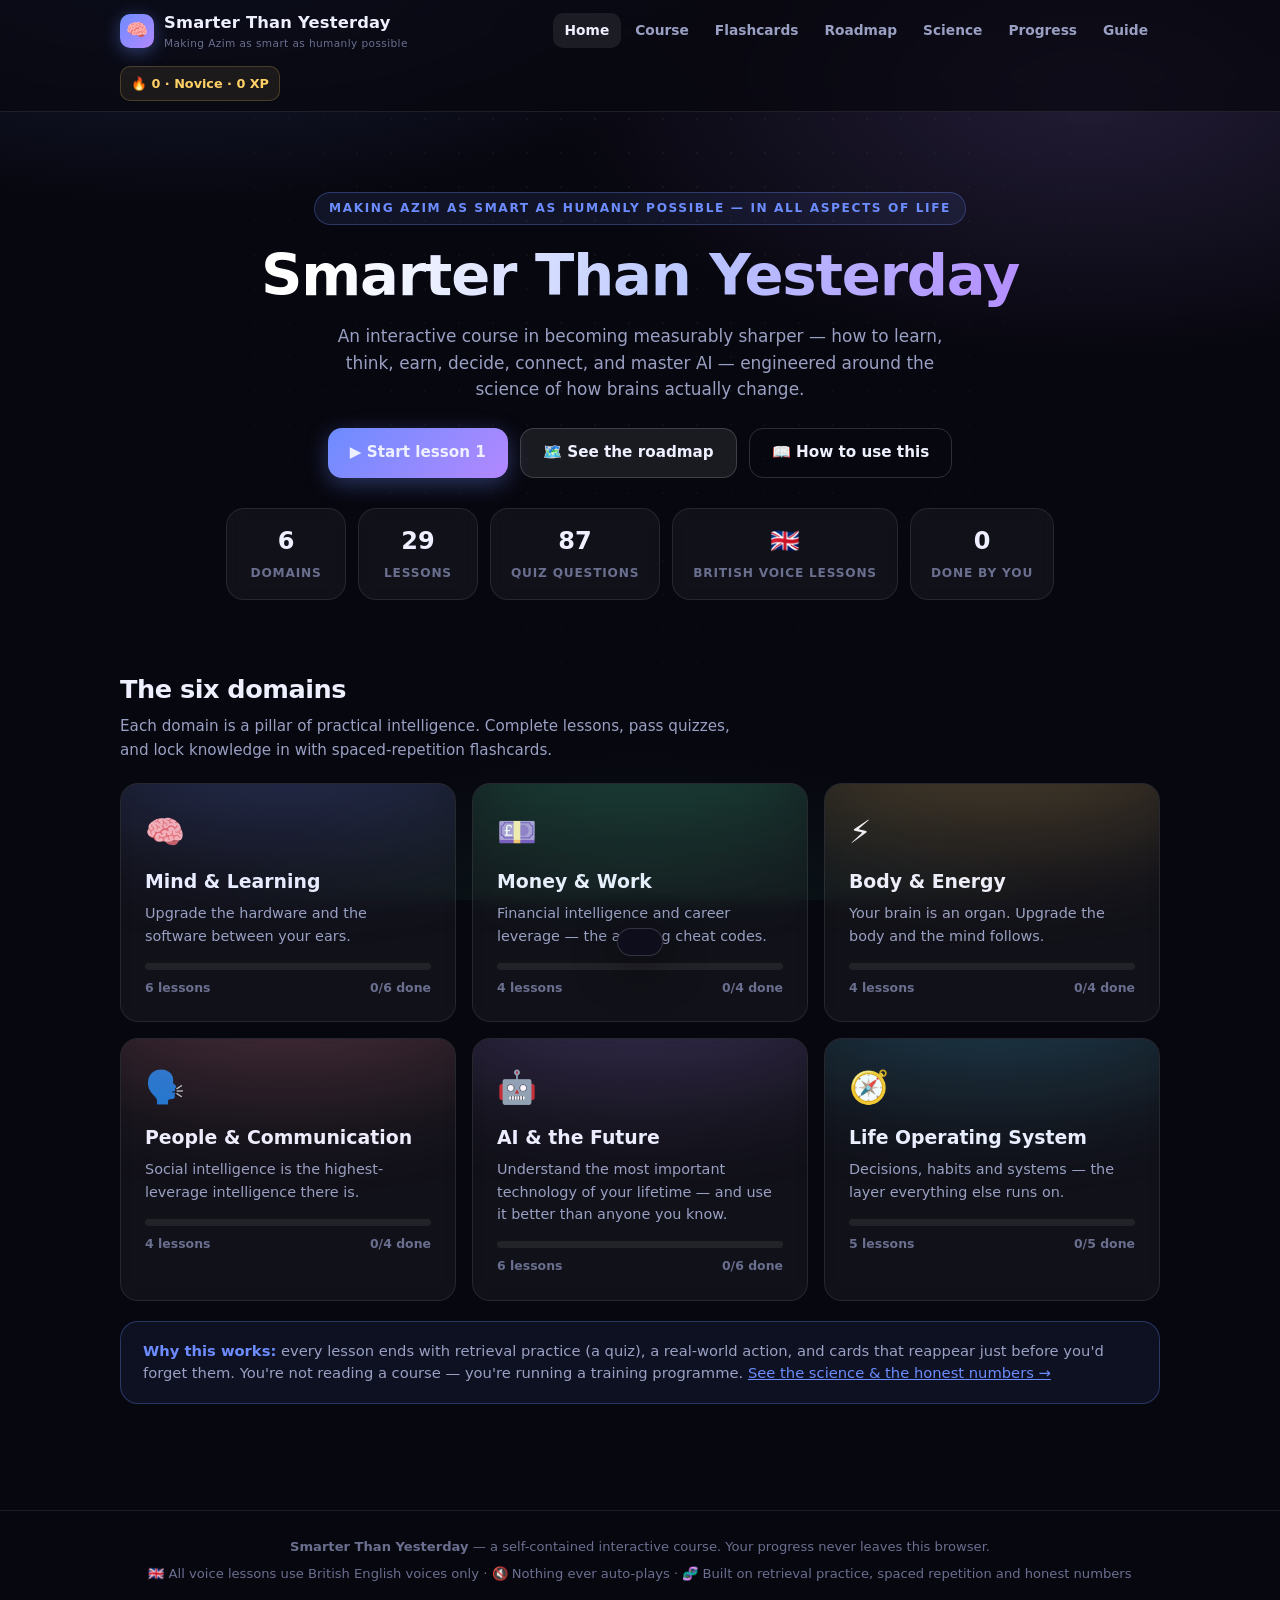
<file: index.html>
<!DOCTYPE html>
<html lang="en-GB">
<head>
<meta charset="UTF-8">
<meta name="viewport" content="width=device-width, initial-scale=1.0">
<title>Smarter Than Yesterday — Making Azim as smart as humanly possible</title>
<meta name="description" content="An interactive course in becoming measurably smarter in all aspects of life — learning science, money, energy, people, AI and life systems. With British-accented voice lessons, quizzes and spaced-repetition flashcards.">
<link rel="icon" href="data:image/svg+xml,<svg xmlns='http://www.w3.org/2000/svg' viewBox='0 0 100 100'><text y='.9em' font-size='90'>🧠</text></svg>">
<link rel="stylesheet" href="css/styles.css">
</head>
<body>
<div class="aurora"></div>

<nav class="top">
  <div class="wrap">
    <div class="brand" onclick="location.hash='#/'">
      <div class="logo">🧠</div>
      <div>
        Smarter Than Yesterday
        <small>Making Azim as smart as humanly possible</small>
      </div>
    </div>
    <div class="nav-links">
      <a href="#/">Home</a>
      <a href="#/domains">Course</a>
      <a href="#/flashcards">Flashcards</a>
      <a href="#/roadmap">Roadmap</a>
      <a href="#/science">Science</a>
      <a href="#/progress">Progress</a>
      <a href="#/guide">Guide</a>
    </div>
    <span class="nav-stat" id="nav-stat" title="Streak · Level · XP">🔥 0 · Novice · 0 XP</span>
  </div>
</nav>

<main>
  <div class="wrap" id="view"><!-- rendered by app.js --></div>
</main>

<footer>
  <div class="wrap">
    <p><b>Smarter Than Yesterday</b> — a self-contained interactive course. Your progress never leaves this browser.</p>
    <p style="margin-top:6px">🇬🇧 All voice lessons use British English voices only · 🔇 Nothing ever auto-plays · 🧬 Built on retrieval practice, spaced repetition and honest numbers</p>
  </div>
</footer>

<div id="toast" role="status" aria-live="polite"></div>

<script src="js/data.js"></script>
<script src="js/app.js"></script>
</body>
</html>
</file>
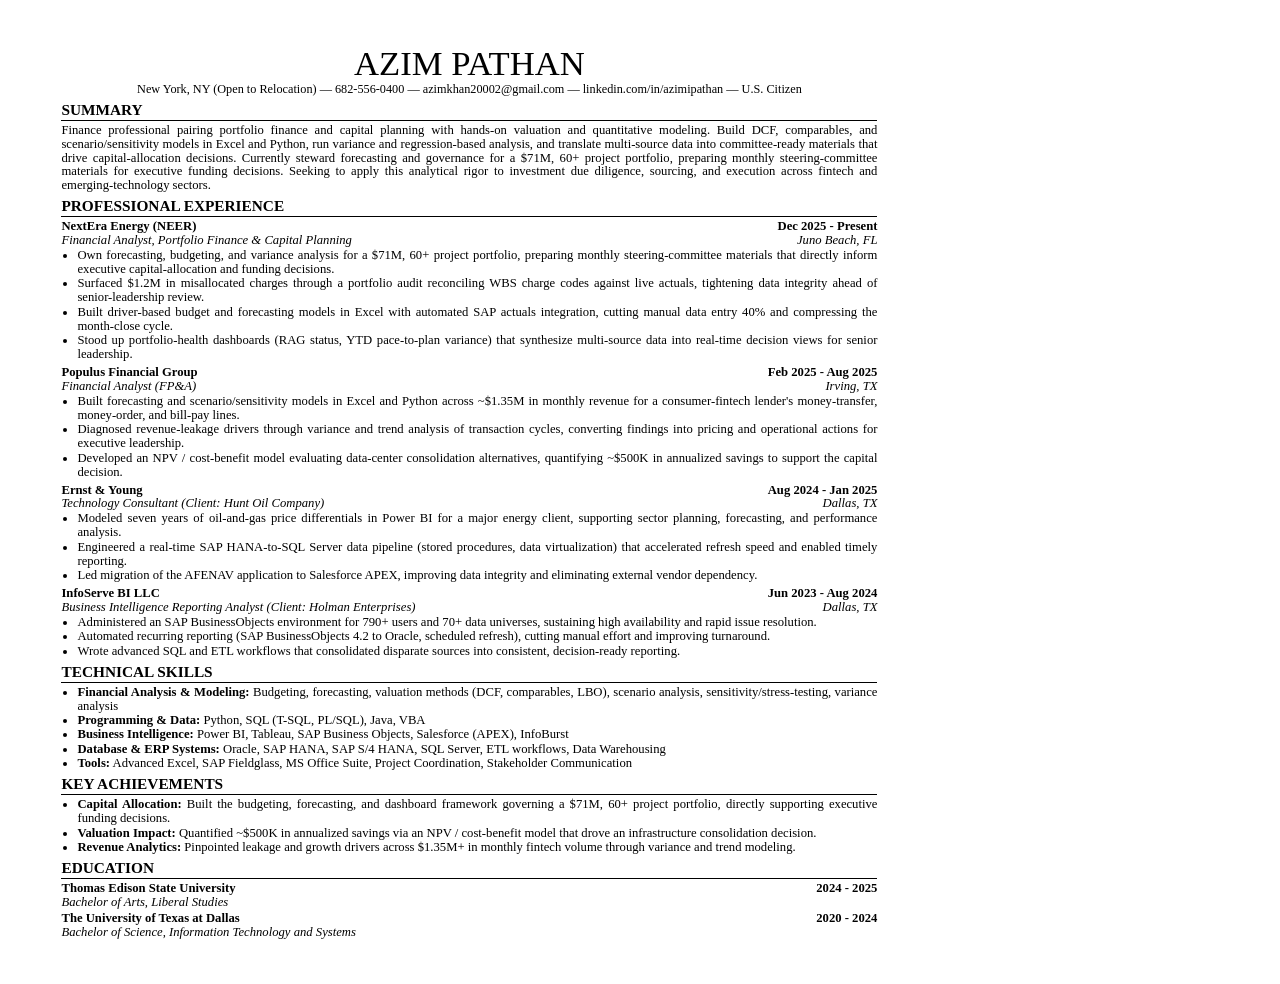
<file: Azim_Pathan_Resume_BlackRock_Associate.html>
<!DOCTYPE html>
<html lang="en">
<head>
<meta charset="UTF-8">
<title>Azim Pathan — Resume</title>
<style>
  @page { size: letter; margin: 0.46in 0.64in; }
  * { box-sizing: border-box; }
  body {
    font-family: "Times New Roman", Times, serif;
    color: #000;
    font-size: 9.5pt;
    line-height: 1.1;
    margin: 0.46in 0.64in;
    max-width: 8.5in;
  }
  h1 {
    font-size: 26pt;
    font-weight: normal;
    margin: 0 0 1px 0;
    text-align: center;
  }
  .contact {
    text-align: center;
    font-size: 9.2pt;
    margin-bottom: 3px;
  }
  h2 {
    font-size: 11.5pt;
    font-weight: bold;
    text-transform: uppercase;
    border-bottom: 1px solid #000;
    padding-bottom: 1px;
    margin: 5px 0 3px 0;
  }
  .summary { margin: 0; text-align: justify; }
  .job { margin-bottom: 4px; }
  .job-head, .edu-line {
    display: flex;
    justify-content: space-between;
    align-items: baseline;
  }
  .job-title, .edu-line b { font-weight: bold; }
  .job-date { font-weight: bold; white-space: nowrap; }
  .job-sub {
    display: flex;
    justify-content: space-between;
    font-style: italic;
  }
  ul { margin: 1px 0 0 0; padding-left: 16px; }
  li { margin-bottom: 0.5px; text-align: justify; }
  .edu-line { margin-top: 2px; }
  .edu-deg { font-style: italic; }
</style>
</head>
<body>

  <h1>AZIM PATHAN</h1>
  <div class="contact">
    New York, NY (Open to Relocation) — 682-556-0400 — azimkhan20002@gmail.com — linkedin.com/in/azimipathan — U.S. Citizen
  </div>

  <h2>Summary</h2>
  <p class="summary">
    Finance professional pairing portfolio finance and capital planning with hands-on valuation and quantitative
    modeling. Build DCF, comparables, and scenario/sensitivity models in Excel and Python, run variance and
    regression-based analysis, and translate multi-source data into committee-ready materials that drive
    capital-allocation decisions. Currently steward forecasting and governance for a $71M, 60+ project portfolio,
    preparing monthly steering-committee materials for executive funding decisions. Seeking to apply this analytical
    rigor to investment due diligence, sourcing, and execution across fintech and emerging-technology sectors.
  </p>

  <h2>Professional Experience</h2>

  <div class="job">
    <div class="job-head"><span class="job-title">NextEra Energy (NEER)</span><span class="job-date">Dec 2025 - Present</span></div>
    <div class="job-sub"><span>Financial Analyst, Portfolio Finance &amp; Capital Planning</span><span>Juno Beach, FL</span></div>
    <ul>
      <li>Own forecasting, budgeting, and variance analysis for a $71M, 60+ project portfolio, preparing monthly steering-committee materials that directly inform executive capital-allocation and funding decisions.</li>
      <li>Surfaced $1.2M in misallocated charges through a portfolio audit reconciling WBS charge codes against live actuals, tightening data integrity ahead of senior-leadership review.</li>
      <li>Built driver-based budget and forecasting models in Excel with automated SAP actuals integration, cutting manual data entry 40% and compressing the month-close cycle.</li>
      <li>Stood up portfolio-health dashboards (RAG status, YTD pace-to-plan variance) that synthesize multi-source data into real-time decision views for senior leadership.</li>
    </ul>
  </div>

  <div class="job">
    <div class="job-head"><span class="job-title">Populus Financial Group</span><span class="job-date">Feb 2025 - Aug 2025</span></div>
    <div class="job-sub"><span>Financial Analyst (FP&amp;A)</span><span>Irving, TX</span></div>
    <ul>
      <li>Built forecasting and scenario/sensitivity models in Excel and Python across ~$1.35M in monthly revenue for a consumer-fintech lender's money-transfer, money-order, and bill-pay lines.</li>
      <li>Diagnosed revenue-leakage drivers through variance and trend analysis of transaction cycles, converting findings into pricing and operational actions for executive leadership.</li>
      <li>Developed an NPV / cost-benefit model evaluating data-center consolidation alternatives, quantifying ~$500K in annualized savings to support the capital decision.</li>
    </ul>
  </div>

  <div class="job">
    <div class="job-head"><span class="job-title">Ernst &amp; Young</span><span class="job-date">Aug 2024 - Jan 2025</span></div>
    <div class="job-sub"><span>Technology Consultant (Client: Hunt Oil Company)</span><span>Dallas, TX</span></div>
    <ul>
      <li>Modeled seven years of oil-and-gas price differentials in Power BI for a major energy client, supporting sector planning, forecasting, and performance analysis.</li>
      <li>Engineered a real-time SAP HANA-to-SQL Server data pipeline (stored procedures, data virtualization) that accelerated refresh speed and enabled timely reporting.</li>
      <li>Led migration of the AFENAV application to Salesforce APEX, improving data integrity and eliminating external vendor dependency.</li>
    </ul>
  </div>

  <div class="job">
    <div class="job-head"><span class="job-title">InfoServe BI LLC</span><span class="job-date">Jun 2023 - Aug 2024</span></div>
    <div class="job-sub"><span>Business Intelligence Reporting Analyst (Client: Holman Enterprises)</span><span>Dallas, TX</span></div>
    <ul>
      <li>Administered an SAP BusinessObjects environment for 790+ users and 70+ data universes, sustaining high availability and rapid issue resolution.</li>
      <li>Automated recurring reporting (SAP BusinessObjects 4.2 to Oracle, scheduled refresh), cutting manual effort and improving turnaround.</li>
      <li>Wrote advanced SQL and ETL workflows that consolidated disparate sources into consistent, decision-ready reporting.</li>
    </ul>
  </div>

  <h2>Technical Skills</h2>
  <ul>
    <li><b>Financial Analysis &amp; Modeling:</b> Budgeting, forecasting, valuation methods (DCF, comparables, LBO), scenario analysis, sensitivity/stress-testing, variance analysis</li>
    <li><b>Programming &amp; Data:</b> Python, SQL (T-SQL, PL/SQL), Java, VBA</li>
    <li><b>Business Intelligence:</b> Power BI, Tableau, SAP Business Objects, Salesforce (APEX), InfoBurst</li>
    <li><b>Database &amp; ERP Systems:</b> Oracle, SAP HANA, SAP S/4 HANA, SQL Server, ETL workflows, Data Warehousing</li>
    <li><b>Tools:</b> Advanced Excel, SAP Fieldglass, MS Office Suite, Project Coordination, Stakeholder Communication</li>
  </ul>

  <h2>Key Achievements</h2>
  <ul>
    <li><b>Capital Allocation:</b> Built the budgeting, forecasting, and dashboard framework governing a $71M, 60+ project portfolio, directly supporting executive funding decisions.</li>
    <li><b>Valuation Impact:</b> Quantified ~$500K in annualized savings via an NPV / cost-benefit model that drove an infrastructure consolidation decision.</li>
    <li><b>Revenue Analytics:</b> Pinpointed leakage and growth drivers across $1.35M+ in monthly fintech volume through variance and trend modeling.</li>
  </ul>

  <h2>Education</h2>
  <div class="edu-line"><span><b>Thomas Edison State University</b></span><span><b>2024 - 2025</b></span></div>
  <div class="edu-deg">Bachelor of Arts, Liberal Studies</div>
  <div class="edu-line"><span><b>The University of Texas at Dallas</b></span><span><b>2020 - 2024</b></span></div>
  <div class="edu-deg">Bachelor of Science, Information Technology and Systems</div>

</body>
</html>
</file>
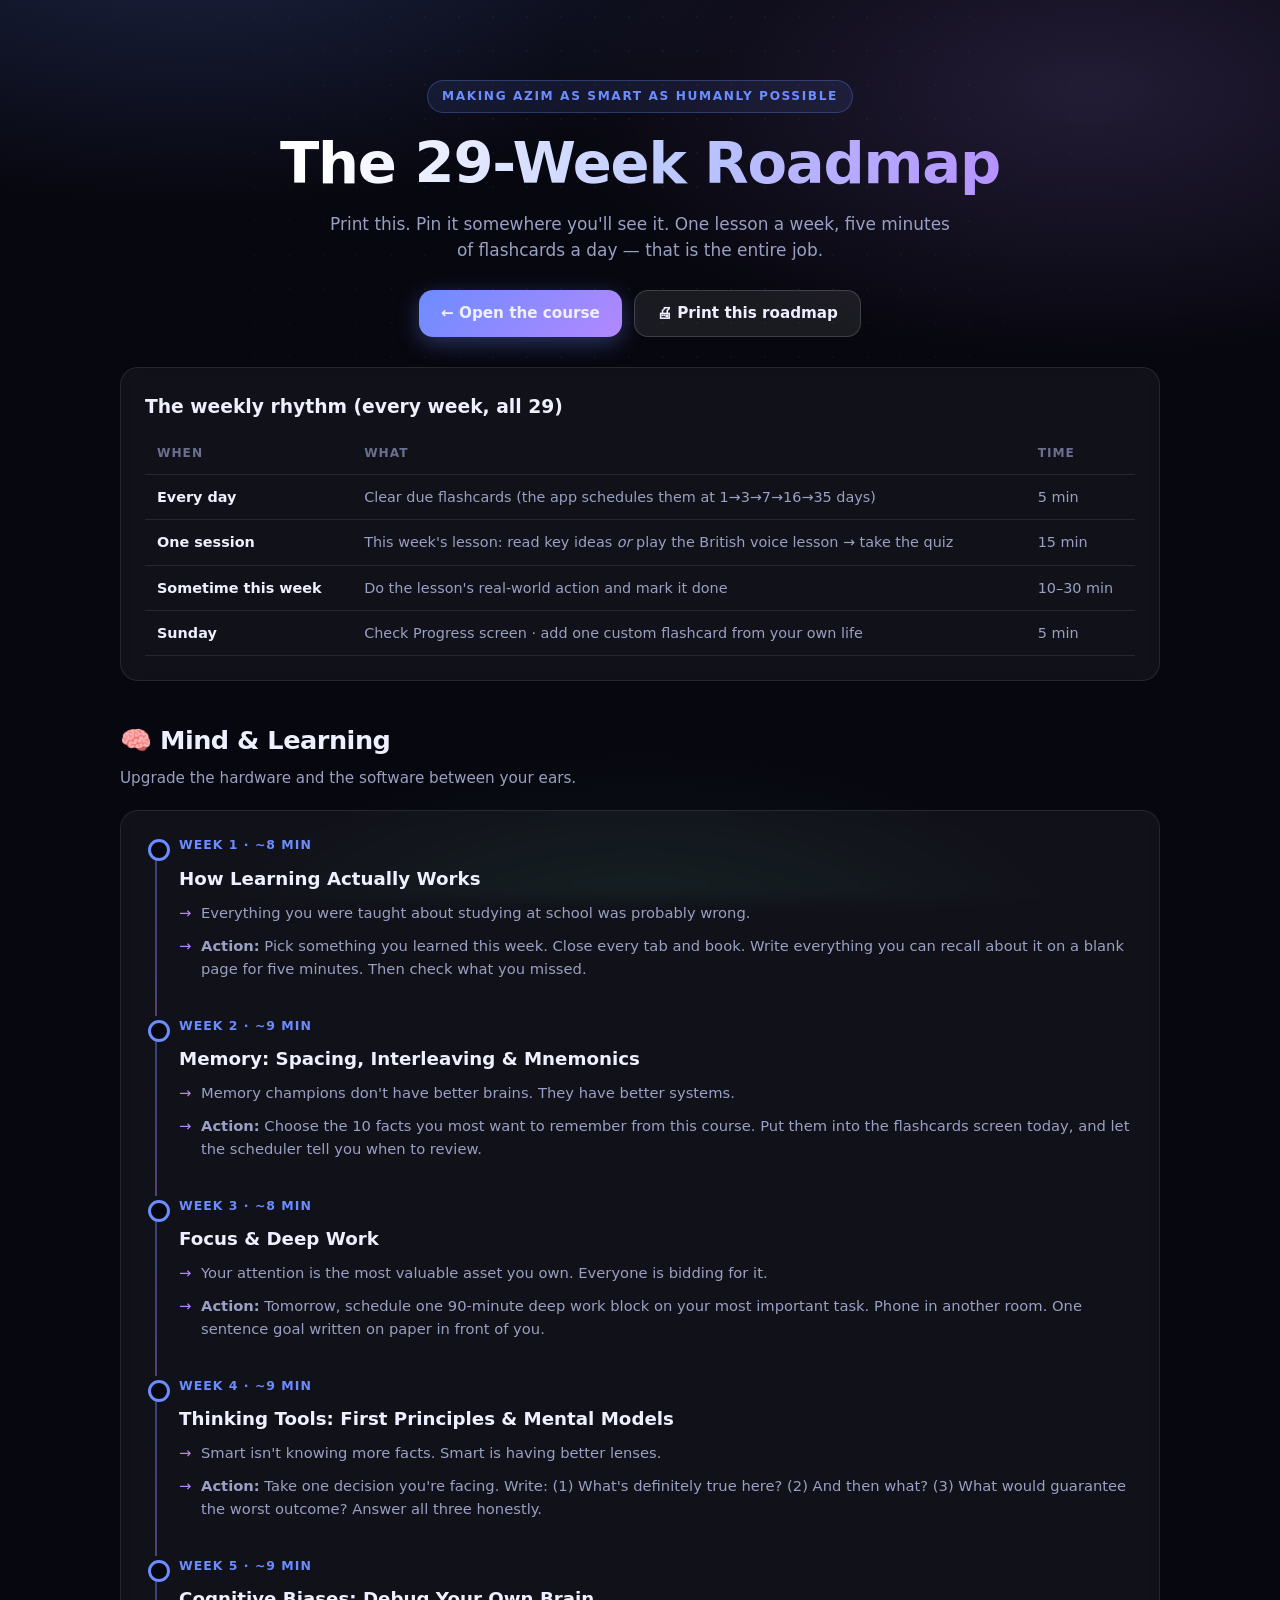
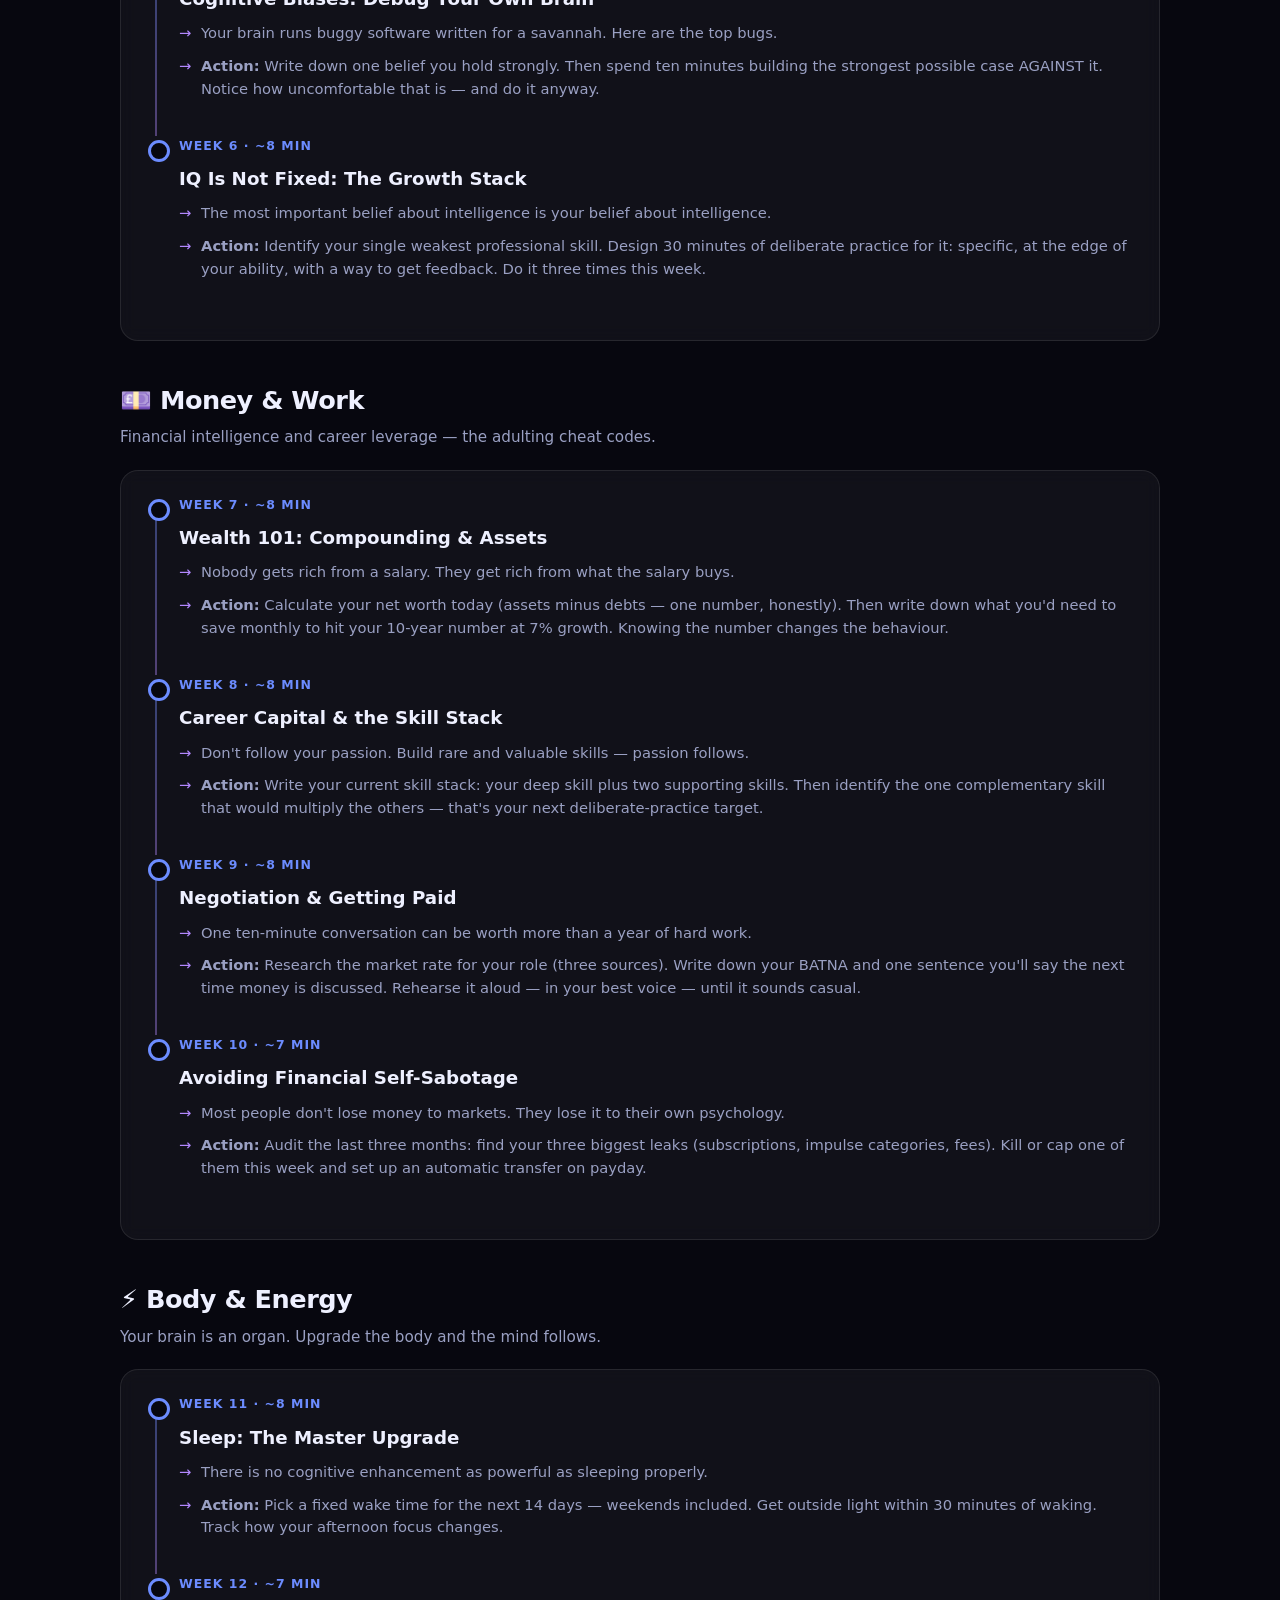
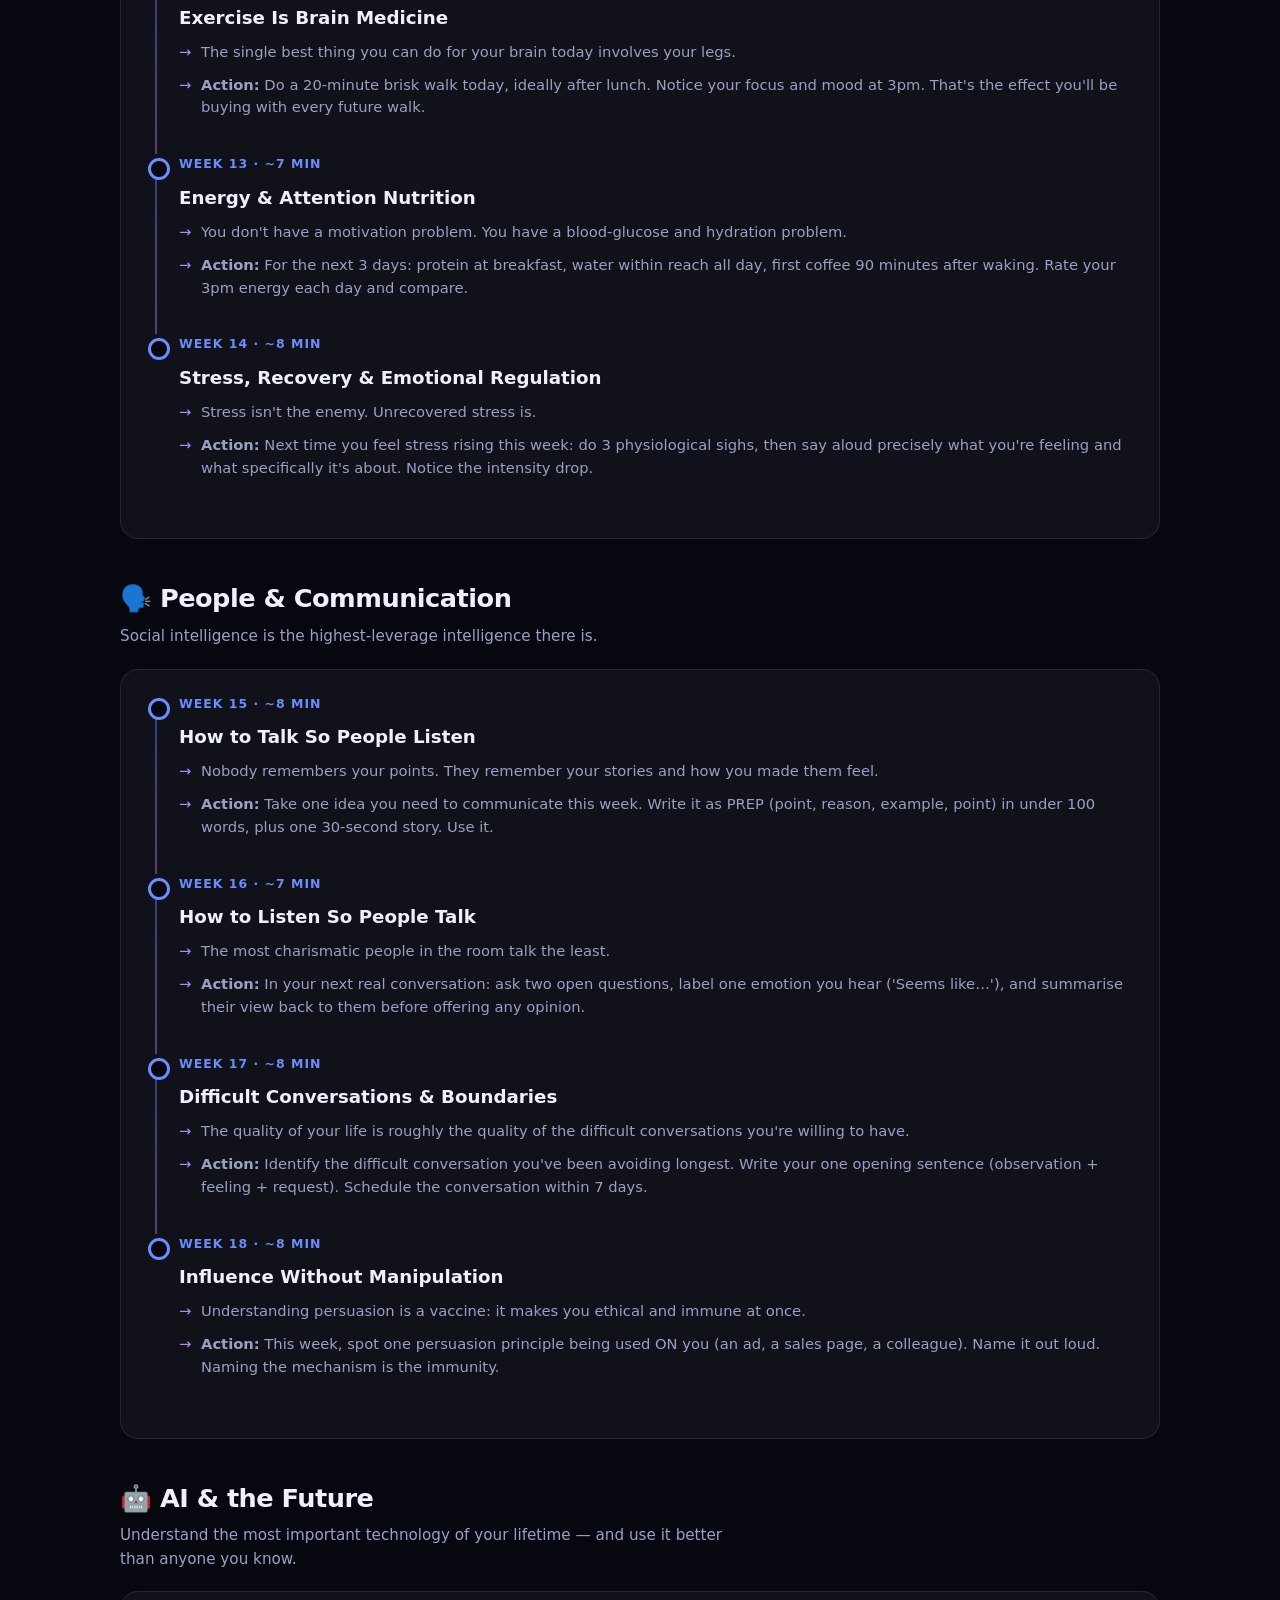
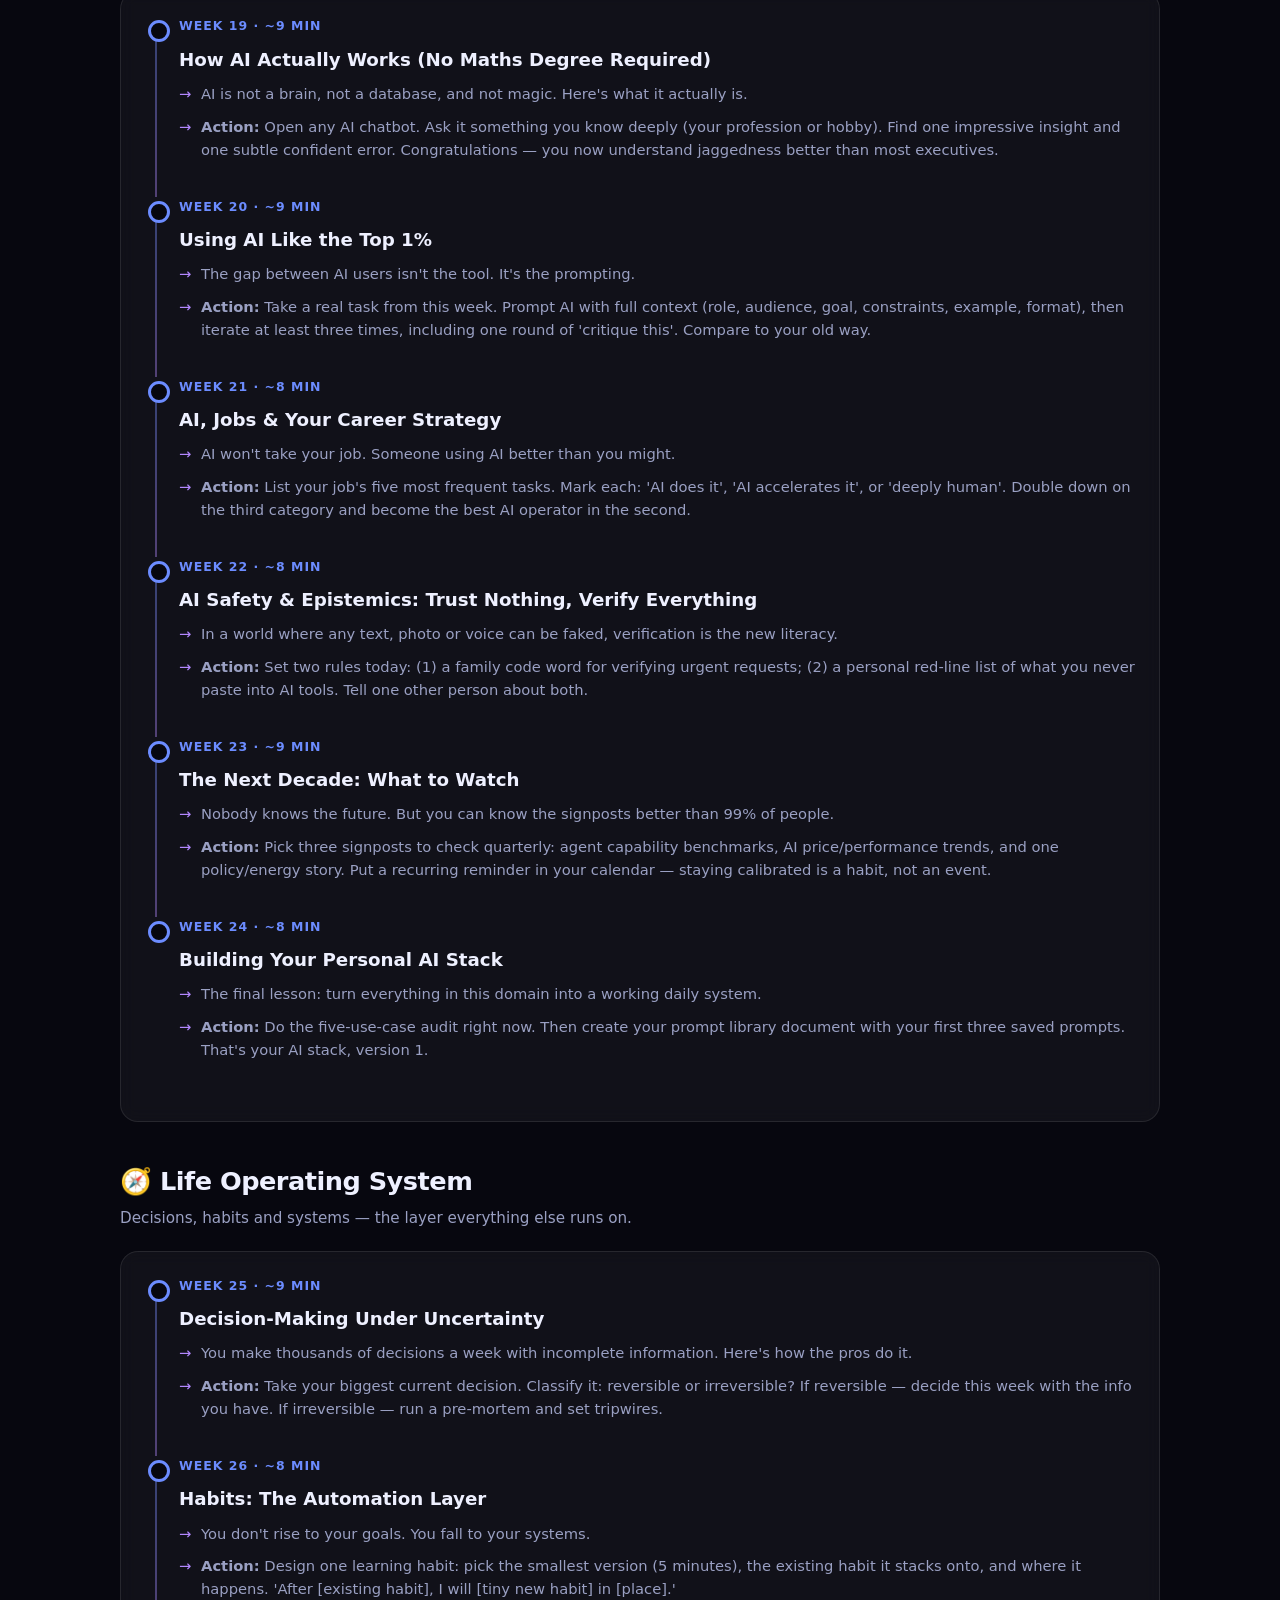
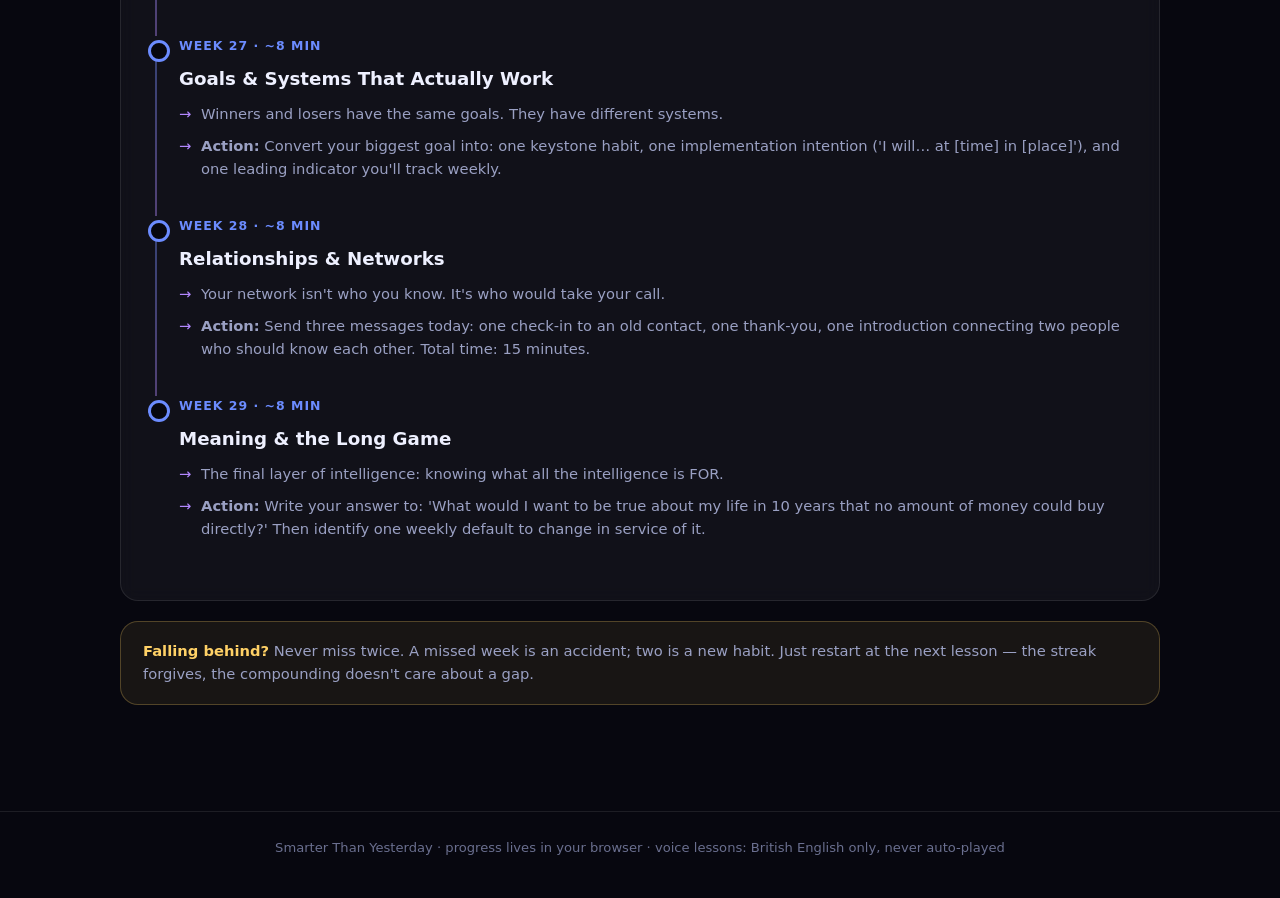
<file: roadmap.html>
<!DOCTYPE html>
<html lang="en-GB">
<head>
<meta charset="UTF-8">
<meta name="viewport" content="width=device-width, initial-scale=1.0">
<title>29-Week Roadmap — Smarter Than Yesterday</title>
<link rel="icon" href="data:image/svg+xml,<svg xmlns='http://www.w3.org/2000/svg' viewBox='0 0 100 100'><text y='.9em' font-size='90'>🗺️</text></svg>">
<link rel="stylesheet" href="css/styles.css">
</head>
<body>
<div class="aurora"></div>
<main>
  <div class="wrap" id="view">
    <section class="hero">
      <span class="eyebrow">Making Azim as smart as humanly possible</span>
      <h1>The 29-Week Roadmap</h1>
      <p class="lead">Print this. Pin it somewhere you'll see it. One lesson a week, five minutes of flashcards a day — that is the entire job.</p>
      <div class="btn-row" style="justify-content:center">
        <a class="btn primary" href="index.html">← Open the course</a>
        <button class="btn" onclick="window.print()">🖨 Print this roadmap</button>
      </div>
    </section>

    <div class="card mb">
      <h3 style="margin-bottom:12px">The weekly rhythm (every week, all 29)</h3>
      <table class="clean">
        <tr><th>When</th><th>What</th><th>Time</th></tr>
        <tr><td>Every day</td><td>Clear due flashcards (the app schedules them at 1→3→7→16→35 days)</td><td>5 min</td></tr>
        <tr><td>One session</td><td>This week's lesson: read key ideas <i>or</i> play the British voice lesson → take the quiz</td><td>15 min</td></tr>
        <tr><td>Sometime this week</td><td>Do the lesson's real-world action and mark it done</td><td>10–30 min</td></tr>
        <tr><td>Sunday</td><td>Check Progress screen · add one custom flashcard from your own life</td><td>5 min</td></tr>
      </table>
    </div>

    <div id="roadmap-body"></div>

    <div class="callout mt"><b>Falling behind?</b> Never miss twice. A missed week is an accident; two is a new habit. Just restart at the next lesson — the streak forgives, the compounding doesn't care about a gap.</div>
  </div>
</main>
<footer><div class="wrap"><p>Smarter Than Yesterday · progress lives in your browser · voice lessons: British English only, never auto-played</p></div></footer>
<script src="js/data.js"></script>
<script>
  const body = document.getElementById("roadmap-body");
  let wk = 0;
  body.innerHTML = COURSE.domains.map(d => `
    <div class="section-head"><h2>${d.icon} ${d.name}</h2><p>${d.tagline}</p></div>
    <div class="card mb">
      ${d.lessons.map(l => { wk++; return `
        <div class="phase">
          <div class="when">Week ${wk} · ~${l.minutes} min</div>
          <h3>${l.title}</h3>
          <ul>
            <li>${l.hook}</li>
            <li><b>Action:</b> ${l.action}</li>
          </ul>
        </div>`; }).join("")}
    </div>`).join("");
</script>
</body>
</html>
</file>
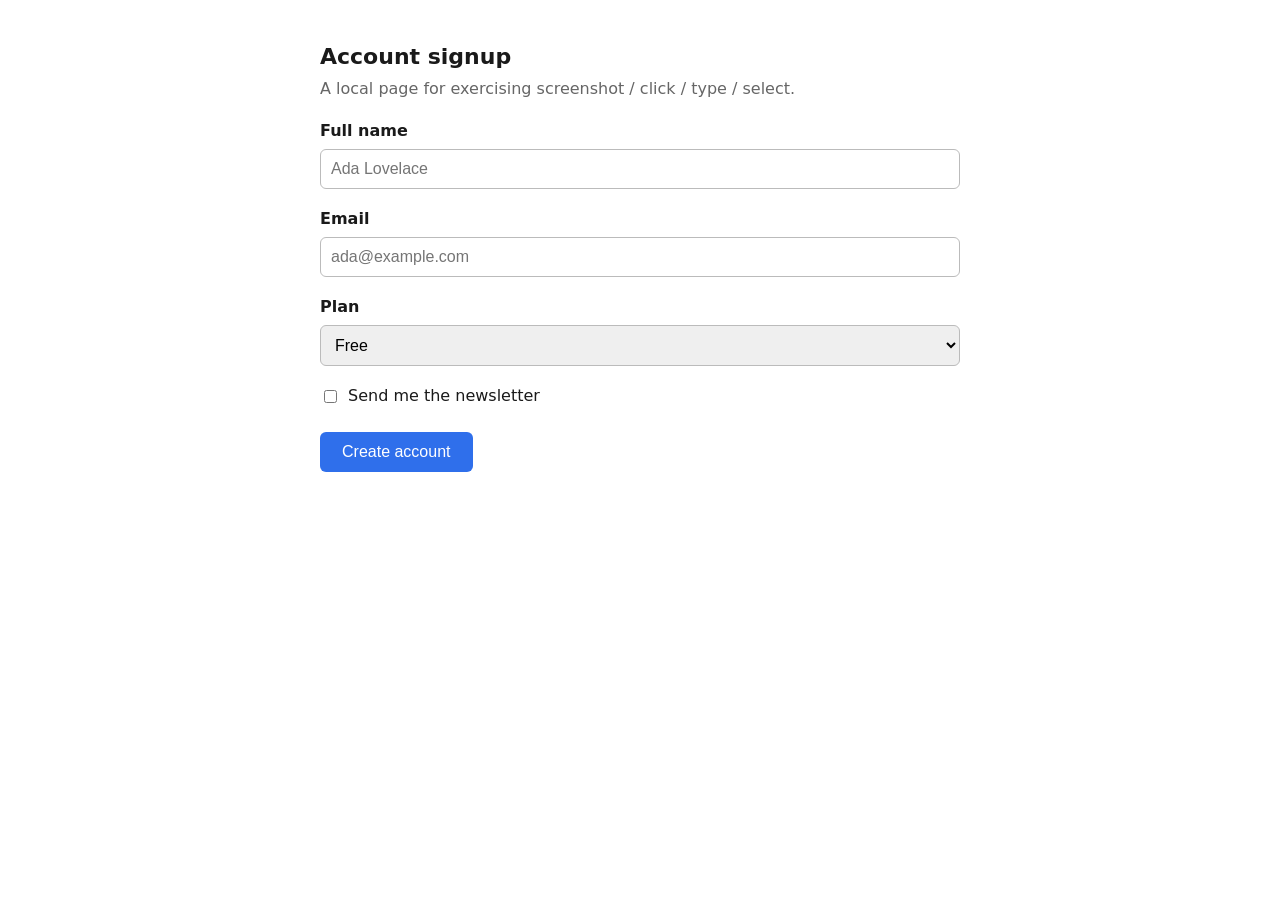
<file: scripts/demo_page.html>
<!doctype html>
<meta charset="utf-8">
<title>Computer Use Demo Form</title>
<style>
  body { font: 16px/1.5 system-ui, sans-serif; margin: 40px auto; max-width: 640px; color: #1a1a1a; }
  h1 { font-size: 22px; margin-bottom: 4px; }
  p.sub { color: #666; margin-top: 0; }
  label { display: block; margin: 18px 0 6px; font-weight: 600; }
  input[type=text], input[type=email], select {
    width: 100%; padding: 10px; font-size: 16px;
    border: 1px solid #bbb; border-radius: 6px; box-sizing: border-box;
  }
  .row { display: flex; align-items: center; gap: 8px; margin-top: 18px; }
  button { margin-top: 24px; padding: 11px 22px; font-size: 16px;
           border: 0; border-radius: 6px; background: #2f6feb; color: #fff; cursor: pointer; }
  #result { margin-top: 24px; padding: 16px; border-radius: 6px;
            background: #eef7ee; border: 1px solid #bcd9bc; display: none; white-space: pre-wrap; }
</style>

<h1>Account signup</h1>
<p class="sub">A local page for exercising screenshot / click / type / select.</p>

<form id="f" onsubmit="submitForm(event)">
  <label for="name">Full name</label>
  <input type="text" id="name" name="name" placeholder="Ada Lovelace">

  <label for="email">Email</label>
  <input type="email" id="email" name="email" placeholder="ada@example.com">

  <label for="plan">Plan</label>
  <select id="plan" name="plan">
    <option value="free">Free</option>
    <option value="pro">Pro</option>
    <option value="enterprise">Enterprise</option>
  </select>

  <div class="row">
    <input type="checkbox" id="newsletter" name="newsletter">
    <label for="newsletter" style="margin:0; font-weight:400;">Send me the newsletter</label>
  </div>

  <button type="submit">Create account</button>
</form>

<div id="result"></div>

<script>
  function submitForm(e) {
    e.preventDefault();
    const data = new FormData(document.getElementById('f'));
    const out = document.getElementById('result');
    out.style.display = 'block';
    out.textContent =
      'Submitted\n' +
      'name: ' + (data.get('name') || '(empty)') + '\n' +
      'email: ' + (data.get('email') || '(empty)') + '\n' +
      'plan: ' + data.get('plan') + '\n' +
      'newsletter: ' + (data.get('newsletter') ? 'yes' : 'no');
  }
</script>
</file>
<file: css/styles.css>
/* ============================================================
   SMARTER THAN YESTERDAY — design system
   Dark aurora glassmorphism. Zero external dependencies.
   ============================================================ */

:root {
  --bg: #07070f;
  --bg-2: #0d0d1c;
  --glass: rgba(255, 255, 255, 0.045);
  --glass-strong: rgba(255, 255, 255, 0.08);
  --stroke: rgba(255, 255, 255, 0.09);
  --stroke-strong: rgba(255, 255, 255, 0.16);
  --text: #eef0ff;
  --text-dim: #9aa0c3;
  --text-faint: #6a6f8f;
  --brand: #6c8cff;
  --brand-2: #b388ff;
  --good: #3ddc97;
  --warn: #ffd166;
  --bad: #ff6b81;
  --radius: 18px;
  --radius-sm: 12px;
  --font: "Segoe UI", system-ui, -apple-system, "Helvetica Neue", Arial, sans-serif;
  --mono: "Cascadia Code", "SF Mono", Consolas, monospace;
}

* { box-sizing: border-box; margin: 0; padding: 0; }

html { scroll-behavior: smooth; }

body {
  font-family: var(--font);
  background: var(--bg);
  color: var(--text);
  min-height: 100vh;
  line-height: 1.55;
  overflow-x: hidden;
}

/* ---- aurora background ---- */
.aurora {
  position: fixed; inset: 0; z-index: -1; overflow: hidden;
  background:
    radial-gradient(ellipse 80% 55% at 15% -10%, rgba(108, 140, 255, 0.22), transparent 60%),
    radial-gradient(ellipse 70% 50% at 85% 10%, rgba(179, 136, 255, 0.16), transparent 60%),
    radial-gradient(ellipse 60% 45% at 50% 110%, rgba(61, 220, 151, 0.10), transparent 60%),
    var(--bg);
}
.aurora::after {
  content: "";
  position: absolute; inset: 0;
  background-image: radial-gradient(rgba(255,255,255,0.05) 1px, transparent 1px);
  background-size: 34px 34px;
  mask-image: radial-gradient(ellipse at 50% 20%, black 0%, transparent 75%);
  -webkit-mask-image: radial-gradient(ellipse at 50% 20%, black 0%, transparent 75%);
}

/* ---- layout ---- */
.wrap { max-width: 1080px; margin: 0 auto; padding: 0 20px; }

/* ---- top nav ---- */
nav.top {
  position: sticky; top: 0; z-index: 50;
  backdrop-filter: blur(14px); -webkit-backdrop-filter: blur(14px);
  background: rgba(7, 7, 15, 0.72);
  border-bottom: 1px solid var(--stroke);
}
nav.top .wrap { display: flex; align-items: center; gap: 14px; padding-top: 10px; padding-bottom: 10px; flex-wrap: wrap; }
.brand { display: flex; align-items: center; gap: 10px; font-weight: 800; font-size: 1.02rem; letter-spacing: 0.2px; cursor: pointer; }
.brand .logo {
  width: 34px; height: 34px; border-radius: 10px; display: grid; place-items: center;
  background: linear-gradient(135deg, var(--brand), var(--brand-2));
  font-size: 1.1rem; box-shadow: 0 4px 18px rgba(108, 140, 255, 0.4);
}
.brand small { display: block; font-weight: 500; font-size: 0.66rem; color: var(--text-faint); letter-spacing: 0.4px; }
.nav-links { display: flex; gap: 2px; margin-left: auto; flex-wrap: wrap; }
.nav-links a {
  color: var(--text-dim); text-decoration: none; font-size: 0.86rem; font-weight: 600;
  padding: 7px 12px; border-radius: 10px; transition: all 0.18s ease;
}
.nav-links a:hover { color: var(--text); background: var(--glass); }
.nav-links a.active { color: var(--text); background: var(--glass-strong); }
.nav-stat { font-size: 0.8rem; font-weight: 700; color: var(--warn); padding: 7px 10px; border-radius: 10px; background: rgba(255, 209, 102, 0.08); border: 1px solid rgba(255, 209, 102, 0.2); white-space: nowrap; }

main { padding: 34px 0 90px; }

/* ---- hero ---- */
.hero { text-align: center; padding: 46px 0 30px; }
.hero .eyebrow {
  display: inline-block; font-size: 0.76rem; font-weight: 700; letter-spacing: 1.6px; text-transform: uppercase;
  color: var(--brand); background: rgba(108, 140, 255, 0.1); border: 1px solid rgba(108, 140, 255, 0.3);
  padding: 6px 14px; border-radius: 100px; margin-bottom: 20px;
}
.hero h1 {
  font-size: clamp(2.1rem, 5.5vw, 3.6rem); font-weight: 850; line-height: 1.08; letter-spacing: -1.2px;
  background: linear-gradient(100deg, #fff 20%, #b9c6ff 55%, var(--brand-2) 90%);
  -webkit-background-clip: text; background-clip: text; -webkit-text-fill-color: transparent;
  margin-bottom: 16px;
}
.hero p.lead { max-width: 640px; margin: 0 auto 26px; color: var(--text-dim); font-size: 1.06rem; }

.hero-stats { display: flex; justify-content: center; gap: 12px; flex-wrap: wrap; margin-top: 30px; }
.hstat {
  background: var(--glass); border: 1px solid var(--stroke); border-radius: var(--radius);
  padding: 14px 20px; min-width: 120px; backdrop-filter: blur(8px);
}
.hstat b { display: block; font-size: 1.5rem; font-weight: 800; color: var(--text); }
.hstat span { font-size: 0.76rem; color: var(--text-faint); font-weight: 600; text-transform: uppercase; letter-spacing: 0.8px; }

/* ---- buttons ---- */
.btn {
  display: inline-flex; align-items: center; gap: 8px; justify-content: center;
  font-family: var(--font); font-size: 0.95rem; font-weight: 700; cursor: pointer;
  border: 1px solid var(--stroke-strong); background: var(--glass-strong); color: var(--text);
  padding: 12px 22px; border-radius: 14px; text-decoration: none; transition: all 0.18s ease;
}
.btn:hover { transform: translateY(-2px); border-color: var(--brand); box-shadow: 0 8px 24px rgba(108, 140, 255, 0.18); }
.btn.primary { background: linear-gradient(135deg, var(--brand), var(--brand-2)); border: none; box-shadow: 0 6px 22px rgba(108, 140, 255, 0.35); }
.btn.primary:hover { box-shadow: 0 10px 30px rgba(108, 140, 255, 0.5); }
.btn.ghost { background: transparent; }
.btn.small { padding: 8px 14px; font-size: 0.84rem; border-radius: 10px; }
.btn:disabled { opacity: 0.45; cursor: not-allowed; transform: none; box-shadow: none; }
.btn-row { display: flex; gap: 12px; flex-wrap: wrap; }

/* ---- cards ---- */
.card {
  background: var(--glass); border: 1px solid var(--stroke); border-radius: var(--radius);
  padding: 24px; backdrop-filter: blur(8px); transition: border-color 0.2s ease, transform 0.2s ease;
}
.card.hoverable:hover { border-color: var(--stroke-strong); transform: translateY(-3px); }
.grid { display: grid; gap: 16px; }
.grid.two { grid-template-columns: repeat(auto-fit, minmax(300px, 1fr)); }
.grid.three { grid-template-columns: repeat(auto-fit, minmax(260px, 1fr)); }

/* ---- domain cards ---- */
.domain-card { cursor: pointer; position: relative; overflow: hidden; }
.domain-card .glow { position: absolute; inset: -40% -20% auto; height: 140px; border-radius: 50%; filter: blur(60px); opacity: 0.25; pointer-events: none; }
.domain-card .icon { font-size: 2rem; margin-bottom: 10px; }
.domain-card h3 { font-size: 1.18rem; font-weight: 800; margin-bottom: 6px; }
.domain-card p { color: var(--text-dim); font-size: 0.9rem; margin-bottom: 16px; }
.progress-line { height: 7px; background: rgba(255,255,255,0.07); border-radius: 100px; overflow: hidden; margin-bottom: 8px; }
.progress-line > i { display: block; height: 100%; border-radius: 100px; transition: width 0.5s ease; }
.domain-meta { display: flex; justify-content: space-between; font-size: 0.78rem; color: var(--text-faint); font-weight: 600; }

/* ---- section headers ---- */
.section-head { margin: 40px 0 20px; }
.section-head h2 { font-size: 1.6rem; font-weight: 800; letter-spacing: -0.5px; margin-bottom: 6px; }
.section-head p { color: var(--text-dim); font-size: 0.95rem; max-width: 640px; }

/* ---- lesson list ---- */
.lesson-row {
  display: flex; align-items: center; gap: 16px; padding: 16px 18px; cursor: pointer;
  background: var(--glass); border: 1px solid var(--stroke); border-radius: var(--radius-sm);
  margin-bottom: 10px; transition: all 0.18s ease;
}
.lesson-row:hover { border-color: var(--stroke-strong); background: var(--glass-strong); transform: translateX(4px); }
.lesson-row .num {
  width: 38px; height: 38px; border-radius: 11px; display: grid; place-items: center; flex-shrink: 0;
  font-weight: 800; font-size: 0.92rem; background: var(--glass-strong); border: 1px solid var(--stroke);
}
.lesson-row .info { flex: 1; min-width: 0; }
.lesson-row .info b { display: block; font-size: 0.99rem; }
.lesson-row .info span { font-size: 0.8rem; color: var(--text-faint); }
.lesson-row .state { font-size: 1.1rem; flex-shrink: 0; }
.lesson-row.done .num { background: rgba(61, 220, 151, 0.14); border-color: rgba(61, 220, 151, 0.4); color: var(--good); }

/* ---- lesson view ---- */
.lesson-head { margin-bottom: 26px; }
.lesson-head .crumbs { font-size: 0.8rem; color: var(--text-faint); margin-bottom: 12px; font-weight: 600; }
.lesson-head .crumbs a { color: var(--brand); text-decoration: none; }
.lesson-head h1 { font-size: clamp(1.6rem, 4vw, 2.3rem); font-weight: 850; letter-spacing: -0.8px; line-height: 1.15; margin-bottom: 10px; }
.lesson-head .hook { color: var(--text-dim); font-size: 1.08rem; font-style: italic; }
.lesson-head .meta { display: flex; gap: 10px; margin-top: 14px; flex-wrap: wrap; }
.chip {
  font-size: 0.76rem; font-weight: 700; padding: 5px 12px; border-radius: 100px;
  background: var(--glass-strong); border: 1px solid var(--stroke); color: var(--text-dim);
}
.chip.accent { color: var(--brand); border-color: rgba(108, 140, 255, 0.35); background: rgba(108, 140, 255, 0.1); }

.idea { margin-bottom: 14px; border-left: 3px solid var(--brand); }
.idea h4 { font-size: 1.02rem; font-weight: 750; margin-bottom: 6px; }
.idea p { color: var(--text-dim); font-size: 0.94rem; }

.action-box {
  margin-top: 26px; padding: 22px 24px; border-radius: var(--radius);
  background: linear-gradient(135deg, rgba(61, 220, 151, 0.1), rgba(76, 201, 240, 0.07));
  border: 1px solid rgba(61, 220, 151, 0.3);
}
.action-box h4 { color: var(--good); font-size: 0.82rem; text-transform: uppercase; letter-spacing: 1.4px; margin-bottom: 8px; }
.action-box p { font-size: 1rem; }

/* ---- voice player ---- */
.voice-box { margin-top: 26px; padding: 22px 24px; }
.voice-box h4 { font-size: 0.82rem; text-transform: uppercase; letter-spacing: 1.4px; color: var(--brand-2); margin-bottom: 6px; }
.voice-box .note { font-size: 0.82rem; color: var(--text-faint); margin-bottom: 14px; }
.voice-controls { display: flex; gap: 10px; flex-wrap: wrap; align-items: center; }
.voice-status { font-size: 0.84rem; color: var(--text-dim); margin-top: 12px; min-height: 1.2em; }
.voice-status.speaking::before { content: "● "; color: var(--good); animation: pulse 1.1s ease-in-out infinite; }
@keyframes pulse { 50% { opacity: 0.3; } }
select.voice-select {
  background: var(--bg-2); color: var(--text); border: 1px solid var(--stroke-strong);
  border-radius: 10px; padding: 9px 12px; font-family: var(--font); font-size: 0.86rem; max-width: 260px;
}

/* ---- quiz ---- */
.quiz-q { margin-bottom: 26px; }
.quiz-q h4 { font-size: 1.06rem; font-weight: 750; margin-bottom: 14px; }
.quiz-q .qn { color: var(--brand); font-weight: 800; margin-right: 6px; }
.opt {
  display: block; width: 100%; text-align: left; cursor: pointer; margin-bottom: 8px;
  background: var(--glass); border: 1px solid var(--stroke); border-radius: var(--radius-sm);
  padding: 13px 16px; color: var(--text); font-family: var(--font); font-size: 0.93rem; transition: all 0.15s ease;
}
.opt:hover:not(:disabled) { border-color: var(--brand); background: var(--glass-strong); }
.opt:disabled { cursor: default; }
.opt.correct { border-color: var(--good); background: rgba(61, 220, 151, 0.12); }
.opt.wrong { border-color: var(--bad); background: rgba(255, 107, 129, 0.1); }
.opt.dim { opacity: 0.45; }
.why {
  margin-top: 10px; padding: 13px 16px; border-radius: var(--radius-sm); font-size: 0.88rem;
  background: rgba(108, 140, 255, 0.08); border: 1px solid rgba(108, 140, 255, 0.25); color: var(--text-dim);
}
.quiz-result { text-align: center; padding: 34px 20px; }
.quiz-result .big { font-size: 3rem; font-weight: 850; margin-bottom: 6px; }
.quiz-result .sub { color: var(--text-dim); margin-bottom: 20px; }

/* ---- flashcards ---- */
.flashcard {
  perspective: 1200px; height: 260px; cursor: pointer; margin-bottom: 18px;
}
.flashcard .inner {
  position: relative; width: 100%; height: 100%; transition: transform 0.55s cubic-bezier(0.2, 0.8, 0.3, 1);
  transform-style: preserve-3d;
}
.flashcard.flipped .inner { transform: rotateY(180deg); }
.flashcard .face {
  position: absolute; inset: 0; backface-visibility: hidden; -webkit-backface-visibility: hidden;
  display: flex; flex-direction: column; align-items: center; justify-content: center; text-align: center;
  padding: 26px; border-radius: var(--radius); background: var(--glass); border: 1px solid var(--stroke-strong);
  backdrop-filter: blur(10px);
}
.flashcard .face.back { transform: rotateY(180deg); background: rgba(108, 140, 255, 0.09); border-color: rgba(108, 140, 255, 0.35); }
.flashcard .face .tag { font-size: 0.72rem; text-transform: uppercase; letter-spacing: 1.4px; color: var(--text-faint); margin-bottom: 12px; font-weight: 700; }
.flashcard .face .content { font-size: 1.05rem; font-weight: 600; line-height: 1.5; }
.flash-hint { text-align: center; color: var(--text-faint); font-size: 0.82rem; margin-bottom: 18px; }
.review-btns { display: flex; gap: 10px; justify-content: center; }

/* ---- badges ---- */
.badge {
  display: flex; gap: 14px; align-items: center; padding: 14px 16px;
  background: var(--glass); border: 1px solid var(--stroke); border-radius: var(--radius-sm);
}
.badge .bicon { font-size: 1.6rem; }
.badge b { display: block; font-size: 0.92rem; }
.badge span { font-size: 0.78rem; color: var(--text-faint); }
.badge.locked { opacity: 0.4; filter: grayscale(1); }

/* ---- roadmap ---- */
.phase { position: relative; padding-left: 34px; margin-bottom: 30px; }
.phase::before { content: ""; position: absolute; left: 10px; top: 8px; bottom: -30px; width: 2px; background: linear-gradient(var(--brand), var(--brand-2)); opacity: 0.4; }
.phase:last-child::before { display: none; }
.phase::after {
  content: ""; position: absolute; left: 3px; top: 4px; width: 16px; height: 16px; border-radius: 50%;
  background: var(--bg); border: 3px solid var(--brand);
}
.phase h3 { font-size: 1.14rem; font-weight: 800; margin-bottom: 4px; }
.phase .when { font-size: 0.78rem; color: var(--brand); font-weight: 700; text-transform: uppercase; letter-spacing: 1px; margin-bottom: 10px; }
.phase ul { list-style: none; }
.phase li { padding: 5px 0 5px 22px; position: relative; color: var(--text-dim); font-size: 0.92rem; }
.phase li::before { content: "→"; position: absolute; left: 0; color: var(--brand-2); }

/* ---- stats ---- */
.stat-grid { display: grid; grid-template-columns: repeat(auto-fit, minmax(150px, 1fr)); gap: 12px; margin-bottom: 24px; }
.stat-box { text-align: center; padding: 18px 12px; }
.stat-box b { display: block; font-size: 1.9rem; font-weight: 850; }
.stat-box span { font-size: 0.74rem; color: var(--text-faint); font-weight: 700; text-transform: uppercase; letter-spacing: 0.8px; }

/* ---- tables ---- */
table.clean { width: 100%; border-collapse: collapse; font-size: 0.9rem; }
table.clean th, table.clean td { text-align: left; padding: 11px 12px; border-bottom: 1px solid var(--stroke); }
table.clean th { font-size: 0.76rem; text-transform: uppercase; letter-spacing: 1px; color: var(--text-faint); }
table.clean td { color: var(--text-dim); }
table.clean td:first-child { color: var(--text); font-weight: 600; }

/* ---- callouts ---- */
.callout {
  padding: 18px 22px; border-radius: var(--radius); margin-bottom: 16px;
  background: rgba(255, 209, 102, 0.07); border: 1px solid rgba(255, 209, 102, 0.25); font-size: 0.92rem; color: var(--text-dim);
}
.callout b { color: var(--warn); }
.callout.blue { background: rgba(108, 140, 255, 0.08); border-color: rgba(108, 140, 255, 0.3); }
.callout.blue b { color: var(--brand); }

/* ---- toast ---- */
#toast {
  position: fixed; bottom: 24px; left: 50%; transform: translateX(-50%) translateY(80px);
  background: var(--bg-2); border: 1px solid var(--stroke-strong); color: var(--text);
  padding: 13px 22px; border-radius: 100px; font-size: 0.9rem; font-weight: 600; z-index: 100;
  transition: transform 0.35s cubic-bezier(0.2, 0.9, 0.3, 1.2); box-shadow: 0 10px 40px rgba(0,0,0,0.5);
  pointer-events: none; max-width: 90vw; text-align: center;
}
#toast.show { transform: translateX(-50%) translateY(0); }

/* ---- confetti ---- */
.confetti-bit { position: fixed; top: -12px; z-index: 99; pointer-events: none; border-radius: 2px; }

/* ---- footer ---- */
footer { border-top: 1px solid var(--stroke); padding: 26px 0 40px; text-align: center; color: var(--text-faint); font-size: 0.82rem; }

/* ---- misc ---- */
.text-dim { color: var(--text-dim); }
.mt { margin-top: 20px; }
.mb { margin-bottom: 20px; }
.center { text-align: center; }
.hidden { display: none !important; }

@media (max-width: 640px) {
  .nav-links a { padding: 6px 8px; font-size: 0.8rem; }
  .hero { padding: 30px 0 18px; }
  main { padding: 22px 0 70px; }
}

@media (prefers-reduced-motion: reduce) {
  *, *::before, *::after { animation-duration: 0.01ms !important; transition-duration: 0.01ms !important; }
  html { scroll-behavior: auto; }
}
</file>
